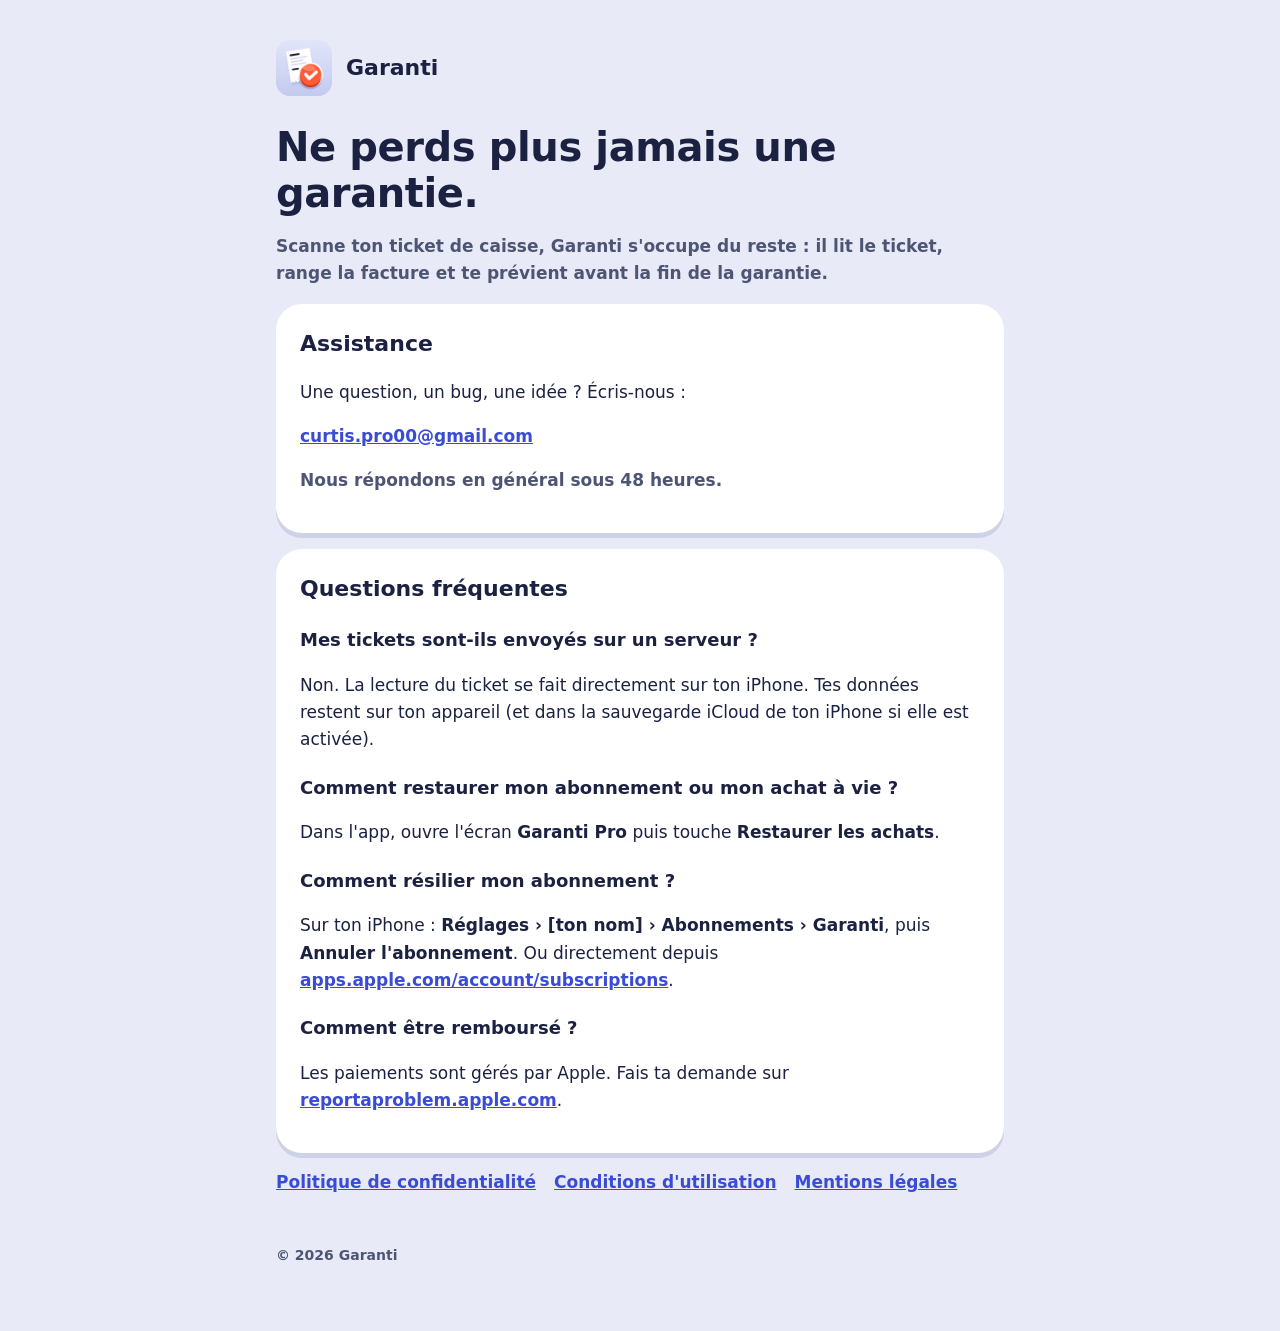
<file: index.html>
<!doctype html>
<html lang="fr">
<head>
<meta charset="utf-8">
<meta name="viewport" content="width=device-width, initial-scale=1">
<title>Garanti – Mes garanties</title>
<meta name="description" content="Garanti garde tes tickets de caisse et te prévient avant la fin de tes garanties.">
<link rel="icon" href="icon.png">
<link rel="stylesheet" href="style.css">
</head>
<body>
<main>
  <header class="site"><img src="icon.png" alt=""><a href="./">Garanti</a></header>

  <h1>Ne perds plus jamais une garantie.</h1>
  <p class="muted">Scanne ton ticket de caisse, Garanti s'occupe du reste : il lit le ticket, range la facture et te prévient avant la fin de la garantie.</p>

  <div class="card">
    <h2 style="margin-top:0">Assistance</h2>
    <p>Une question, un bug, une idée ? Écris-nous :</p>
    <p><a href="mailto:curtis.pro00@gmail.com">curtis.pro00@gmail.com</a></p>
    <p class="muted">Nous répondons en général sous 48 heures.</p>
  </div>

  <div class="card">
    <h2 style="margin-top:0">Questions fréquentes</h2>
    <h3>Mes tickets sont-ils envoyés sur un serveur ?</h3>
    <p>Non. La lecture du ticket se fait directement sur ton iPhone. Tes données restent sur ton appareil (et dans la sauvegarde iCloud de ton iPhone si elle est activée).</p>
    <h3>Comment restaurer mon abonnement ou mon achat à vie ?</h3>
    <p>Dans l'app, ouvre l'écran <strong>Garanti Pro</strong> puis touche <strong>Restaurer les achats</strong>.</p>
    <h3>Comment résilier mon abonnement ?</h3>
    <p>Sur ton iPhone : <strong>Réglages › [ton nom] › Abonnements › Garanti</strong>, puis <strong>Annuler l'abonnement</strong>. Ou directement depuis <a href="https://apps.apple.com/account/subscriptions">apps.apple.com/account/subscriptions</a>.</p>
    <h3>Comment être remboursé ?</h3>
    <p>Les paiements sont gérés par Apple. Fais ta demande sur <a href="https://reportaproblem.apple.com">reportaproblem.apple.com</a>.</p>
  </div>

  <nav class="links">
    <a href="confidentialite.html">Politique de confidentialité</a>
    <a href="conditions.html">Conditions d'utilisation</a>
    <a href="mentions-legales.html">Mentions légales</a>
  </nav>

  <footer>© 2026 Garanti</footer>
</main>
</body>
</html>
</file>
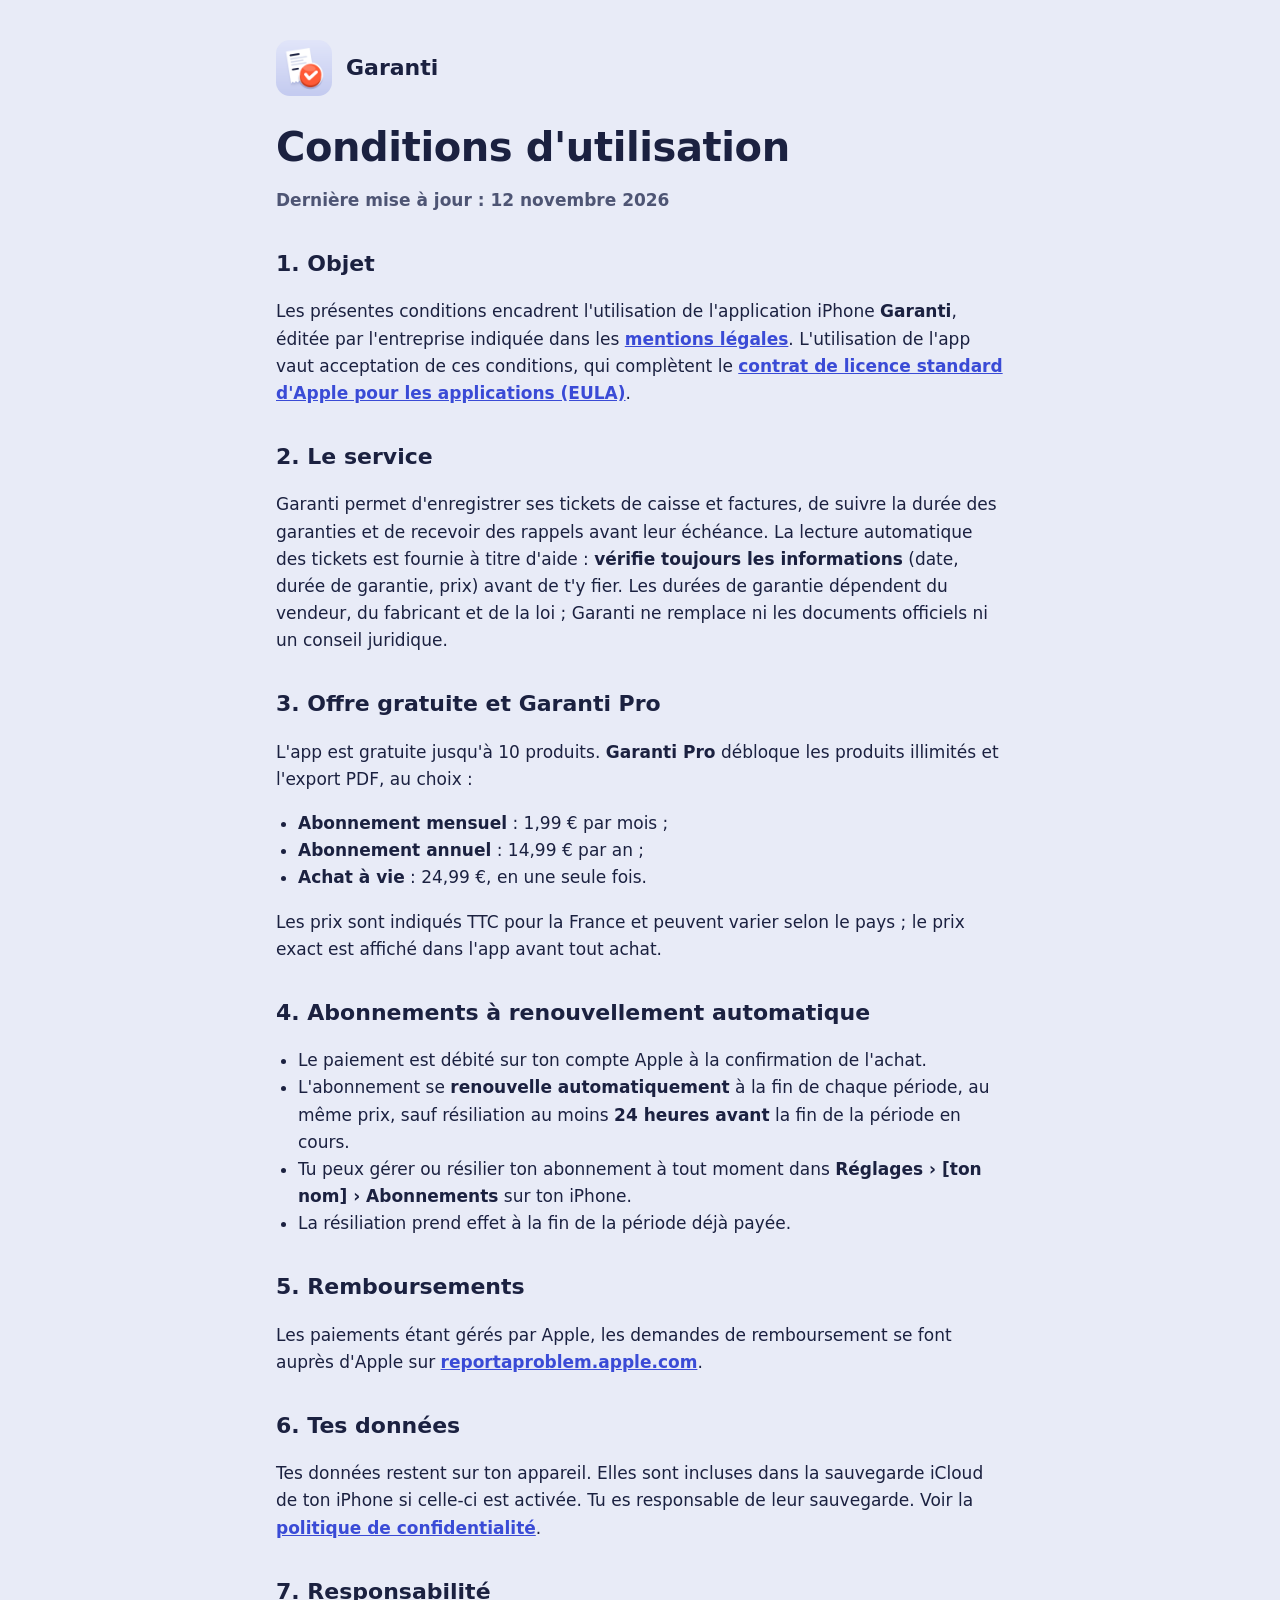
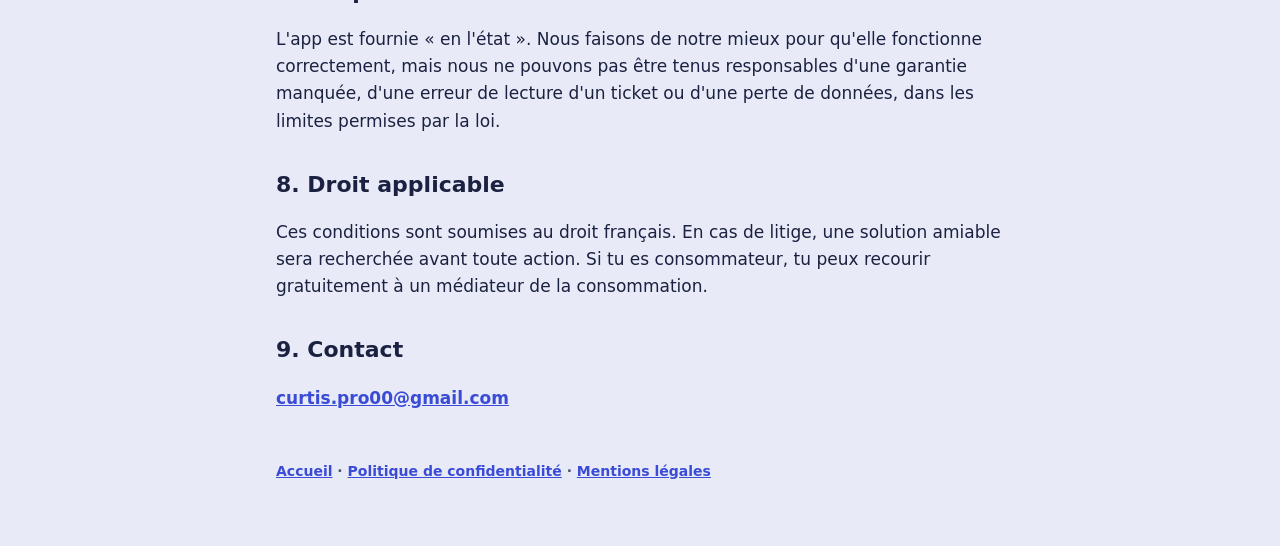
<file: conditions.html>
<!doctype html>
<html lang="fr">
<head>
<meta charset="utf-8">
<meta name="viewport" content="width=device-width, initial-scale=1">
<title>Conditions d'utilisation – Garanti</title>
<link rel="icon" href="icon.png">
<link rel="stylesheet" href="style.css">
</head>
<body>
<main>
  <header class="site"><img src="icon.png" alt=""><a href="./">Garanti</a></header>

  <h1>Conditions d'utilisation</h1>
  <p class="muted">Dernière mise à jour : 12 novembre 2026</p>

  <h2>1. Objet</h2>
  <p>Les présentes conditions encadrent l'utilisation de l'application iPhone <strong>Garanti</strong>, éditée par l'entreprise indiquée dans les <a href="mentions-legales.html">mentions légales</a>. L'utilisation de l'app vaut acceptation de ces conditions, qui complètent le <a href="https://www.apple.com/legal/internet-services/itunes/dev/stdeula/">contrat de licence standard d'Apple pour les applications (EULA)</a>.</p>

  <h2>2. Le service</h2>
  <p>Garanti permet d'enregistrer ses tickets de caisse et factures, de suivre la durée des garanties et de recevoir des rappels avant leur échéance. La lecture automatique des tickets est fournie à titre d'aide : <strong>vérifie toujours les informations</strong> (date, durée de garantie, prix) avant de t'y fier. Les durées de garantie dépendent du vendeur, du fabricant et de la loi ; Garanti ne remplace ni les documents officiels ni un conseil juridique.</p>

  <h2>3. Offre gratuite et Garanti Pro</h2>
  <p>L'app est gratuite jusqu'à 10 produits. <strong>Garanti Pro</strong> débloque les produits illimités et l'export PDF, au choix :</p>
  <ul>
    <li><strong>Abonnement mensuel</strong> : 1,99 € par mois ;</li>
    <li><strong>Abonnement annuel</strong> : 14,99 € par an ;</li>
    <li><strong>Achat à vie</strong> : 24,99 €, en une seule fois.</li>
  </ul>
  <p>Les prix sont indiqués TTC pour la France et peuvent varier selon le pays ; le prix exact est affiché dans l'app avant tout achat.</p>

  <h2>4. Abonnements à renouvellement automatique</h2>
  <ul>
    <li>Le paiement est débité sur ton compte Apple à la confirmation de l'achat.</li>
    <li>L'abonnement se <strong>renouvelle automatiquement</strong> à la fin de chaque période, au même prix, sauf résiliation au moins <strong>24 heures avant</strong> la fin de la période en cours.</li>
    <li>Tu peux gérer ou résilier ton abonnement à tout moment dans <strong>Réglages › [ton nom] › Abonnements</strong> sur ton iPhone.</li>
    <li>La résiliation prend effet à la fin de la période déjà payée.</li>
  </ul>

  <h2>5. Remboursements</h2>
  <p>Les paiements étant gérés par Apple, les demandes de remboursement se font auprès d'Apple sur <a href="https://reportaproblem.apple.com">reportaproblem.apple.com</a>.</p>

  <h2>6. Tes données</h2>
  <p>Tes données restent sur ton appareil. Elles sont incluses dans la sauvegarde iCloud de ton iPhone si celle-ci est activée. Tu es responsable de leur sauvegarde. Voir la <a href="confidentialite.html">politique de confidentialité</a>.</p>

  <h2>7. Responsabilité</h2>
  <p>L'app est fournie « en l'état ». Nous faisons de notre mieux pour qu'elle fonctionne correctement, mais nous ne pouvons pas être tenus responsables d'une garantie manquée, d'une erreur de lecture d'un ticket ou d'une perte de données, dans les limites permises par la loi.</p>

  <h2>8. Droit applicable</h2>
  <p>Ces conditions sont soumises au droit français. En cas de litige, une solution amiable sera recherchée avant toute action. Si tu es consommateur, tu peux recourir gratuitement à un médiateur de la consommation.</p>

  <h2>9. Contact</h2>
  <p><a href="mailto:curtis.pro00@gmail.com">curtis.pro00@gmail.com</a></p>

  <footer><a href="./">Accueil</a> · <a href="confidentialite.html">Politique de confidentialité</a> · <a href="mentions-legales.html">Mentions légales</a></footer>
</main>
</body>
</html>
</file>
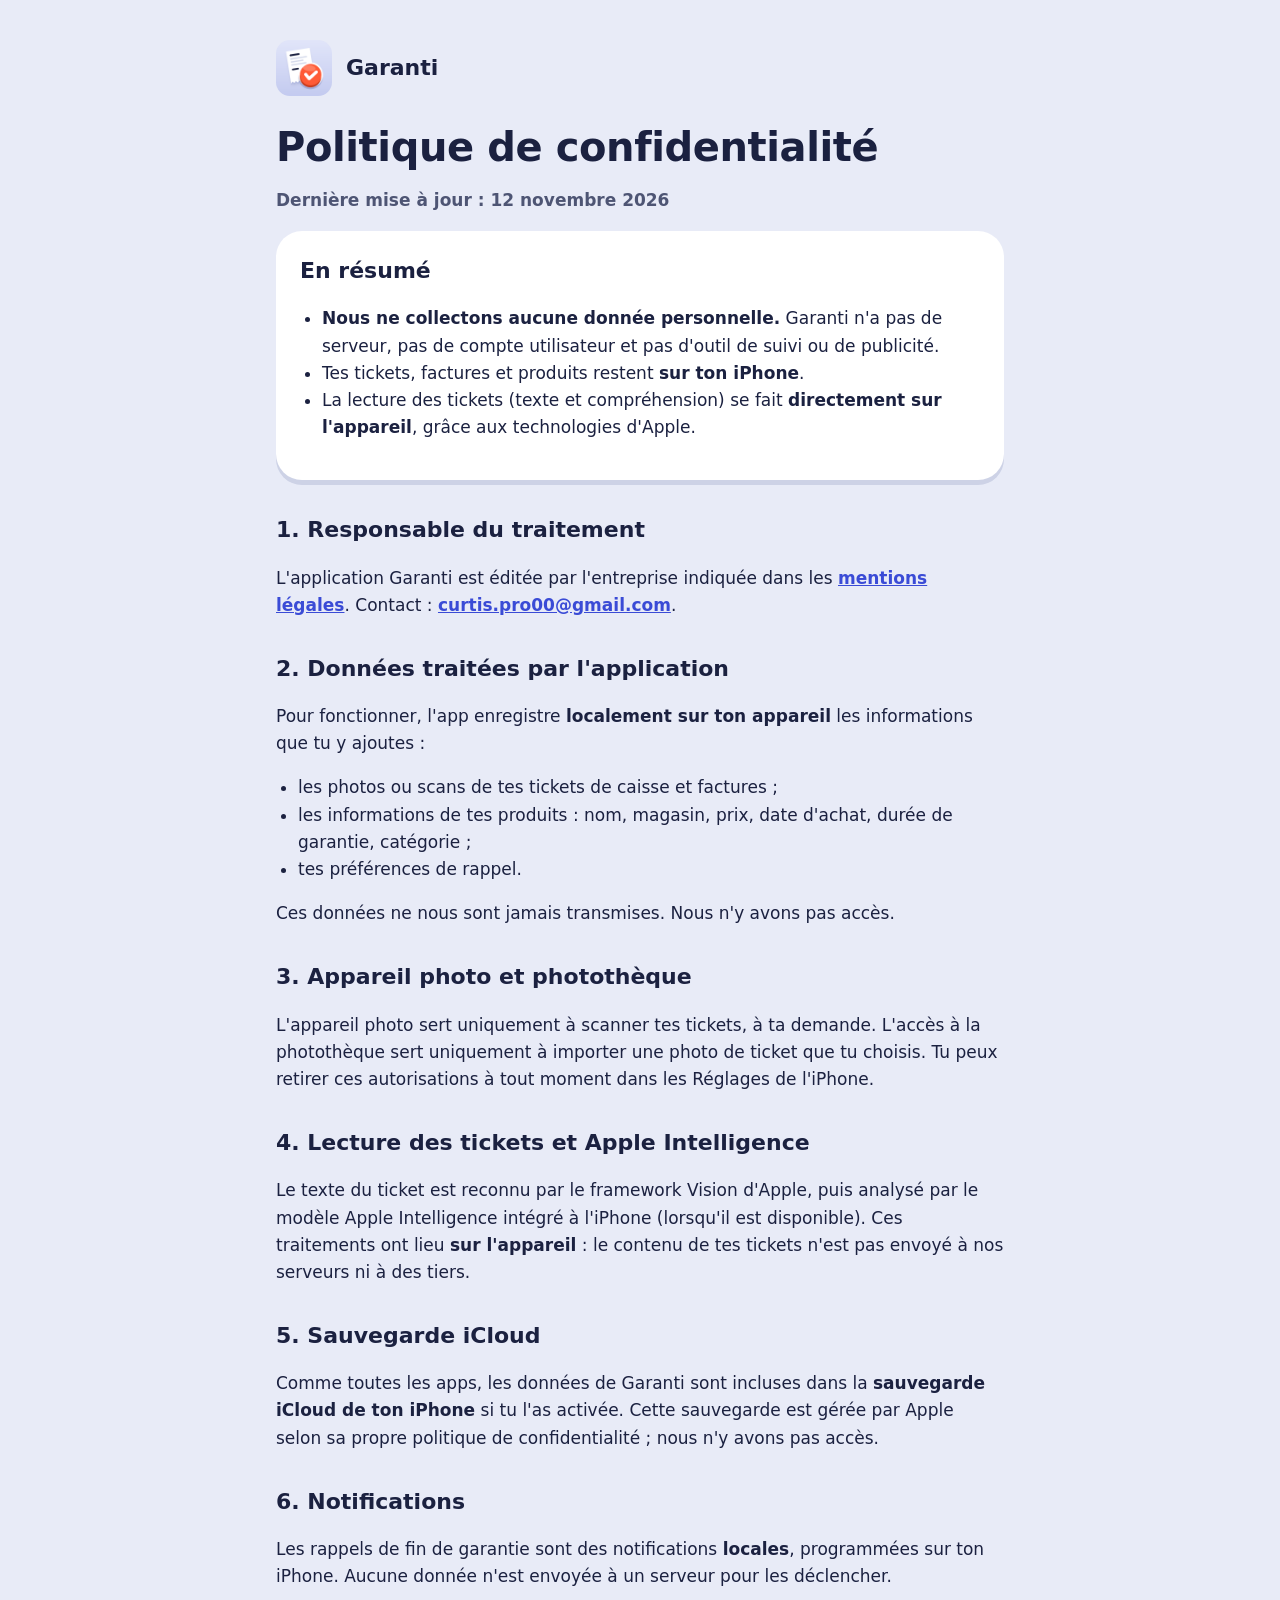
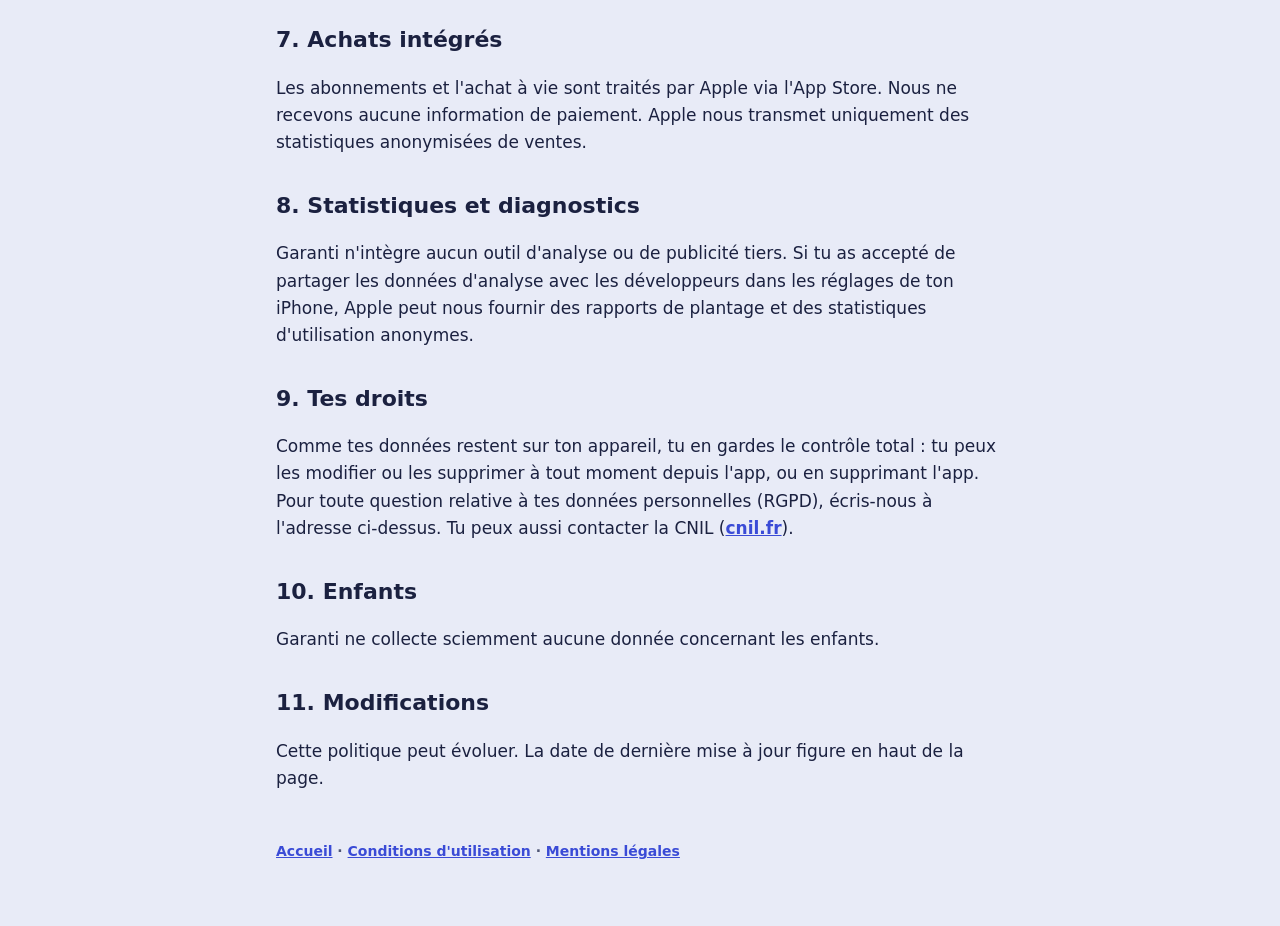
<file: confidentialite.html>
<!doctype html>
<html lang="fr">
<head>
<meta charset="utf-8">
<meta name="viewport" content="width=device-width, initial-scale=1">
<title>Confidentialité – Garanti</title>
<link rel="icon" href="icon.png">
<link rel="stylesheet" href="style.css">
</head>
<body>
<main>
  <header class="site"><img src="icon.png" alt=""><a href="./">Garanti</a></header>

  <h1>Politique de confidentialité</h1>
  <p class="muted">Dernière mise à jour : 12 novembre 2026</p>

  <div class="card">
    <h2 style="margin-top:0">En résumé</h2>
    <ul>
      <li><strong>Nous ne collectons aucune donnée personnelle.</strong> Garanti n'a pas de serveur, pas de compte utilisateur et pas d'outil de suivi ou de publicité.</li>
      <li>Tes tickets, factures et produits restent <strong>sur ton iPhone</strong>.</li>
      <li>La lecture des tickets (texte et compréhension) se fait <strong>directement sur l'appareil</strong>, grâce aux technologies d'Apple.</li>
    </ul>
  </div>

  <h2>1. Responsable du traitement</h2>
  <p>L'application Garanti est éditée par l'entreprise indiquée dans les <a href="mentions-legales.html">mentions légales</a>. Contact : <a href="mailto:curtis.pro00@gmail.com">curtis.pro00@gmail.com</a>.</p>

  <h2>2. Données traitées par l'application</h2>
  <p>Pour fonctionner, l'app enregistre <strong>localement sur ton appareil</strong> les informations que tu y ajoutes :</p>
  <ul>
    <li>les photos ou scans de tes tickets de caisse et factures ;</li>
    <li>les informations de tes produits : nom, magasin, prix, date d'achat, durée de garantie, catégorie ;</li>
    <li>tes préférences de rappel.</li>
  </ul>
  <p>Ces données ne nous sont jamais transmises. Nous n'y avons pas accès.</p>

  <h2>3. Appareil photo et photothèque</h2>
  <p>L'appareil photo sert uniquement à scanner tes tickets, à ta demande. L'accès à la photothèque sert uniquement à importer une photo de ticket que tu choisis. Tu peux retirer ces autorisations à tout moment dans les Réglages de l'iPhone.</p>

  <h2>4. Lecture des tickets et Apple Intelligence</h2>
  <p>Le texte du ticket est reconnu par le framework Vision d'Apple, puis analysé par le modèle Apple Intelligence intégré à l'iPhone (lorsqu'il est disponible). Ces traitements ont lieu <strong>sur l'appareil</strong> : le contenu de tes tickets n'est pas envoyé à nos serveurs ni à des tiers.</p>

  <h2>5. Sauvegarde iCloud</h2>
  <p>Comme toutes les apps, les données de Garanti sont incluses dans la <strong>sauvegarde iCloud de ton iPhone</strong> si tu l'as activée. Cette sauvegarde est gérée par Apple selon sa propre politique de confidentialité ; nous n'y avons pas accès.</p>

  <h2>6. Notifications</h2>
  <p>Les rappels de fin de garantie sont des notifications <strong>locales</strong>, programmées sur ton iPhone. Aucune donnée n'est envoyée à un serveur pour les déclencher.</p>

  <h2>7. Achats intégrés</h2>
  <p>Les abonnements et l'achat à vie sont traités par Apple via l'App Store. Nous ne recevons aucune information de paiement. Apple nous transmet uniquement des statistiques anonymisées de ventes.</p>

  <h2>8. Statistiques et diagnostics</h2>
  <p>Garanti n'intègre aucun outil d'analyse ou de publicité tiers. Si tu as accepté de partager les données d'analyse avec les développeurs dans les réglages de ton iPhone, Apple peut nous fournir des rapports de plantage et des statistiques d'utilisation anonymes.</p>

  <h2>9. Tes droits</h2>
  <p>Comme tes données restent sur ton appareil, tu en gardes le contrôle total : tu peux les modifier ou les supprimer à tout moment depuis l'app, ou en supprimant l'app. Pour toute question relative à tes données personnelles (RGPD), écris-nous à l'adresse ci-dessus. Tu peux aussi contacter la CNIL (<a href="https://www.cnil.fr">cnil.fr</a>).</p>

  <h2>10. Enfants</h2>
  <p>Garanti ne collecte sciemment aucune donnée concernant les enfants.</p>

  <h2>11. Modifications</h2>
  <p>Cette politique peut évoluer. La date de dernière mise à jour figure en haut de la page.</p>

  <footer><a href="./">Accueil</a> · <a href="conditions.html">Conditions d'utilisation</a> · <a href="mentions-legales.html">Mentions légales</a></footer>
</main>
</body>
</html>
</file>
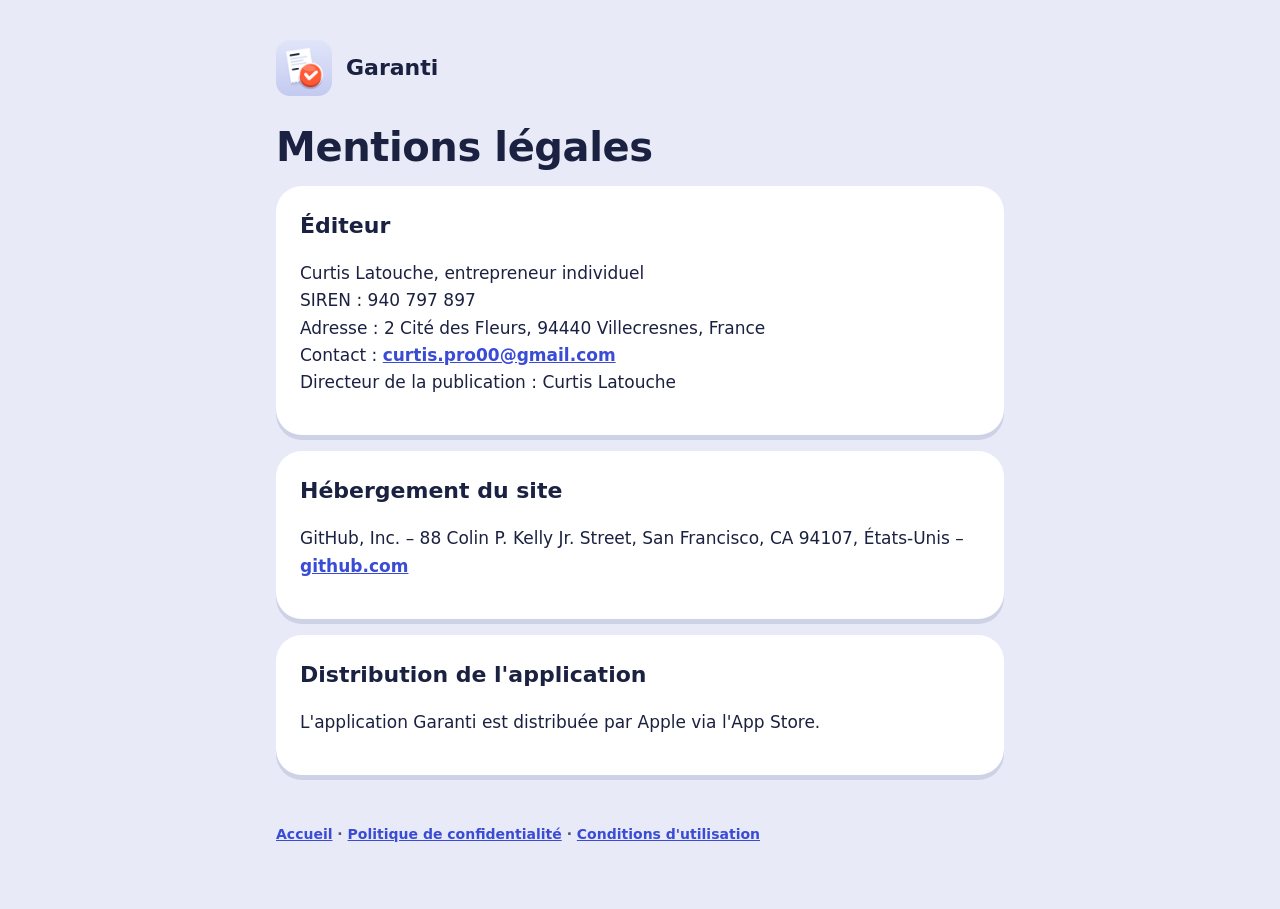
<file: mentions-legales.html>
<!doctype html>
<html lang="fr">
<head>
<meta charset="utf-8">
<meta name="viewport" content="width=device-width, initial-scale=1">
<title>Mentions légales – Garanti</title>
<link rel="icon" href="icon.png">
<link rel="stylesheet" href="style.css">
</head>
<body>
<main>
  <header class="site"><img src="icon.png" alt=""><a href="./">Garanti</a></header>

  <h1>Mentions légales</h1>

  <div class="card">
    <h2 style="margin-top:0">Éditeur</h2>
    <p>
      Curtis Latouche, entrepreneur individuel<br>
      SIREN : 940 797 897<br>
      Adresse : 2 Cité des Fleurs, 94440 Villecresnes, France<br>
      Contact : <a href="mailto:curtis.pro00@gmail.com">curtis.pro00@gmail.com</a><br>
      Directeur de la publication : Curtis Latouche
    </p>
  </div>

  <div class="card">
    <h2 style="margin-top:0">Hébergement du site</h2>
    <p>GitHub, Inc. – 88 Colin P. Kelly Jr. Street, San Francisco, CA 94107, États-Unis – <a href="https://github.com">github.com</a></p>
  </div>

  <div class="card">
    <h2 style="margin-top:0">Distribution de l'application</h2>
    <p>L'application Garanti est distribuée par Apple via l'App Store.</p>
  </div>

  <footer><a href="./">Accueil</a> · <a href="confidentialite.html">Politique de confidentialité</a> · <a href="conditions.html">Conditions d'utilisation</a></footer>
</main>
</body>
</html>
</file>
<file: style.css>
:root {
  --bg: #E8EBF7;
  --card: #FFFFFF;
  --edge: #CDD2E6;
  --ink: #1B2140;
  --muted: #4E5574;
  --tomato: #FF5A36;
  --tomato-edge: #C93A1A;
  --tomato-text: #B83311;
  --indigo: #3A4BD6;
}
* { box-sizing: border-box; }
html { -webkit-text-size-adjust: 100%; }
body {
  margin: 0;
  background: var(--bg);
  color: var(--ink);
  font-family: ui-rounded, "SF Pro Rounded", "Nunito", system-ui, -apple-system, "Segoe UI", sans-serif;
  font-size: 17px;
  line-height: 1.6;
}
main { max-width: 760px; margin: 0 auto; padding: 40px 16px 64px; }
header.site { display: flex; align-items: center; gap: 14px; margin-bottom: 28px; }
header.site img { width: 56px; height: 56px; border-radius: 14px; }
header.site a { color: var(--ink); text-decoration: none; font-weight: 900; font-size: 22px; }
h1 { font-size: clamp(30px, 6vw, 40px); line-height: 1.15; font-weight: 900; margin: 0 0 8px; letter-spacing: -0.01em; }
h2 { font-size: 22px; font-weight: 900; margin: 32px 0 8px; }
h3 { font-size: 18px; font-weight: 800; margin: 20px 0 4px; }
p, li { color: var(--ink); }
.muted { color: var(--muted); font-weight: 700; }
.card {
  background: var(--card);
  border-radius: 26px;
  padding: 22px 24px;
  margin: 16px 0;
  box-shadow: 0 5px 0 var(--edge);
}
a { color: var(--indigo); font-weight: 800; }
.btn {
  display: inline-block;
  background: var(--tomato);
  color: #fff;
  text-decoration: none;
  font-weight: 900;
  padding: 14px 24px;
  border-radius: 999px;
  box-shadow: 0 5px 0 var(--tomato-edge);
}
nav.links { display: flex; flex-wrap: wrap; gap: 10px 18px; margin-top: 8px; }
ul { padding-left: 22px; }
footer { margin-top: 48px; color: var(--muted); font-size: 14px; font-weight: 700; }
.todo { background: #FFE3DB; color: var(--tomato-text); padding: 2px 8px; border-radius: 8px; font-weight: 900; }
</file>
